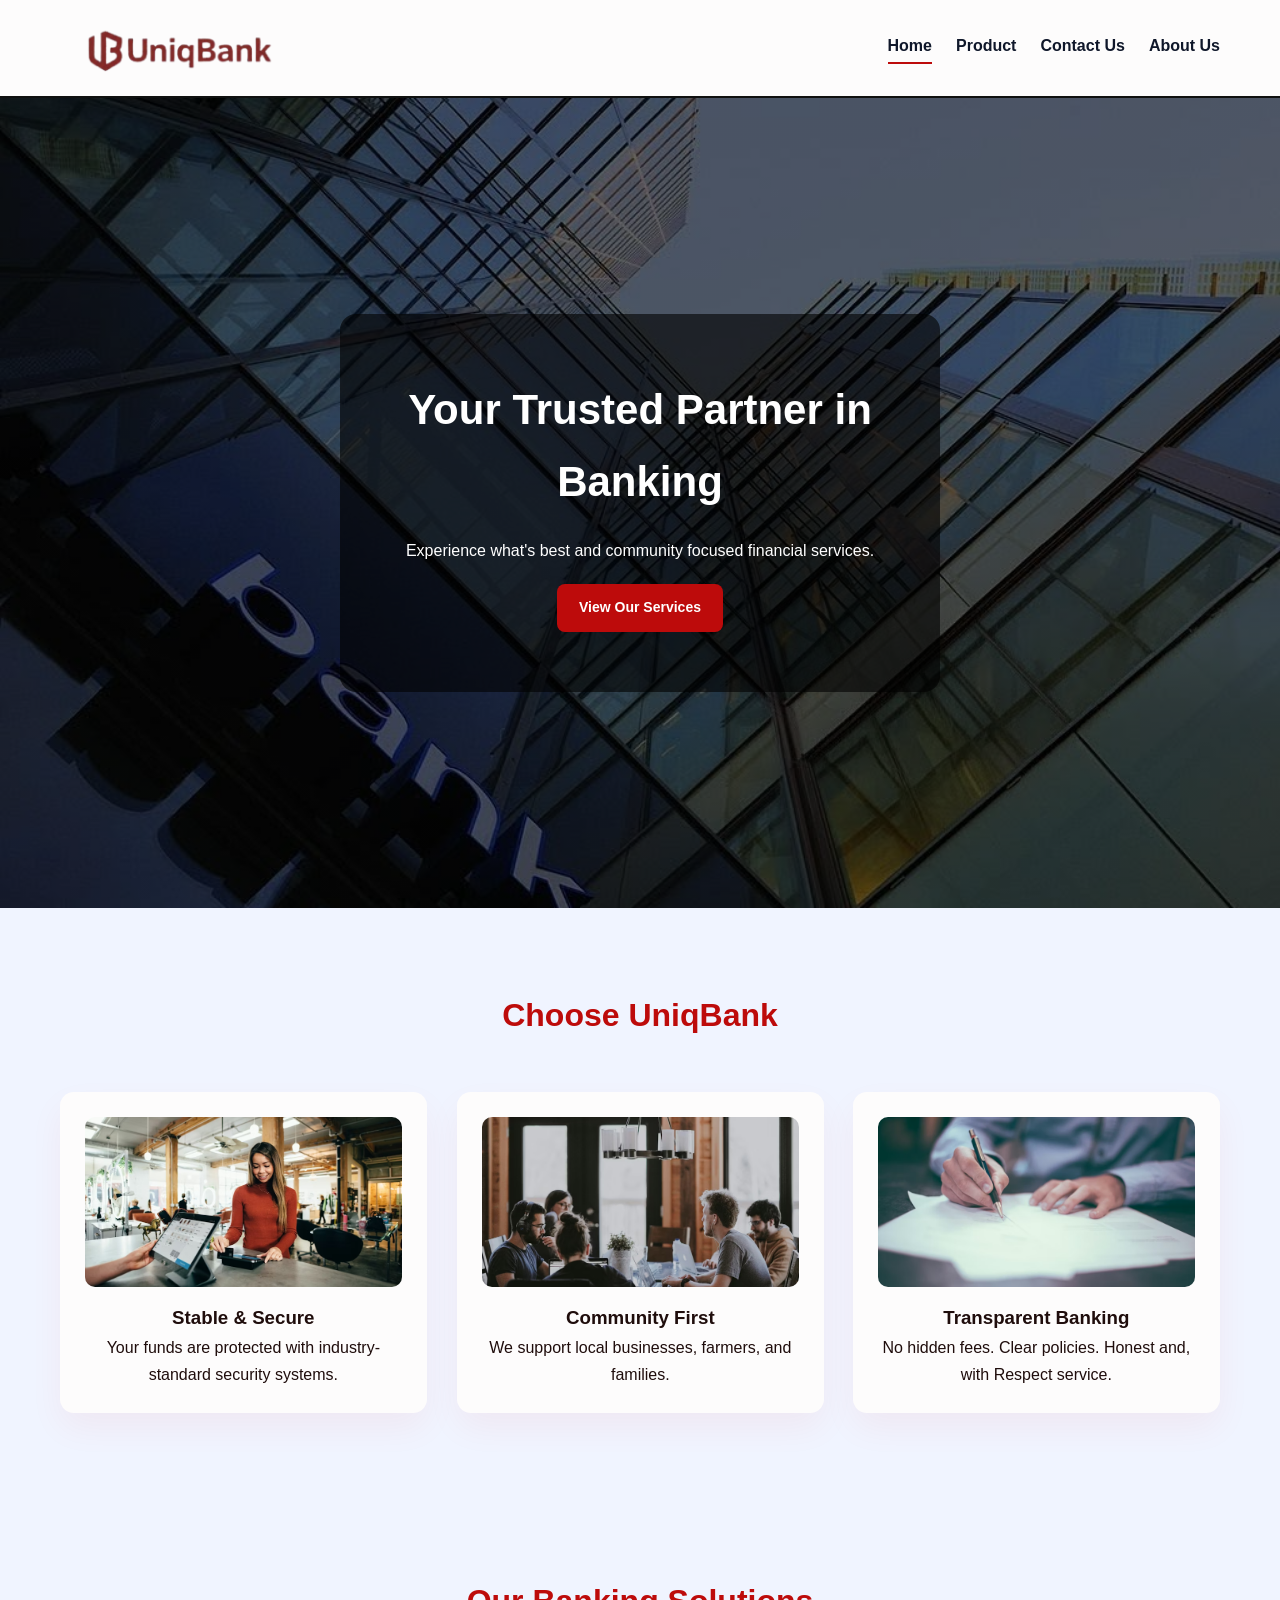
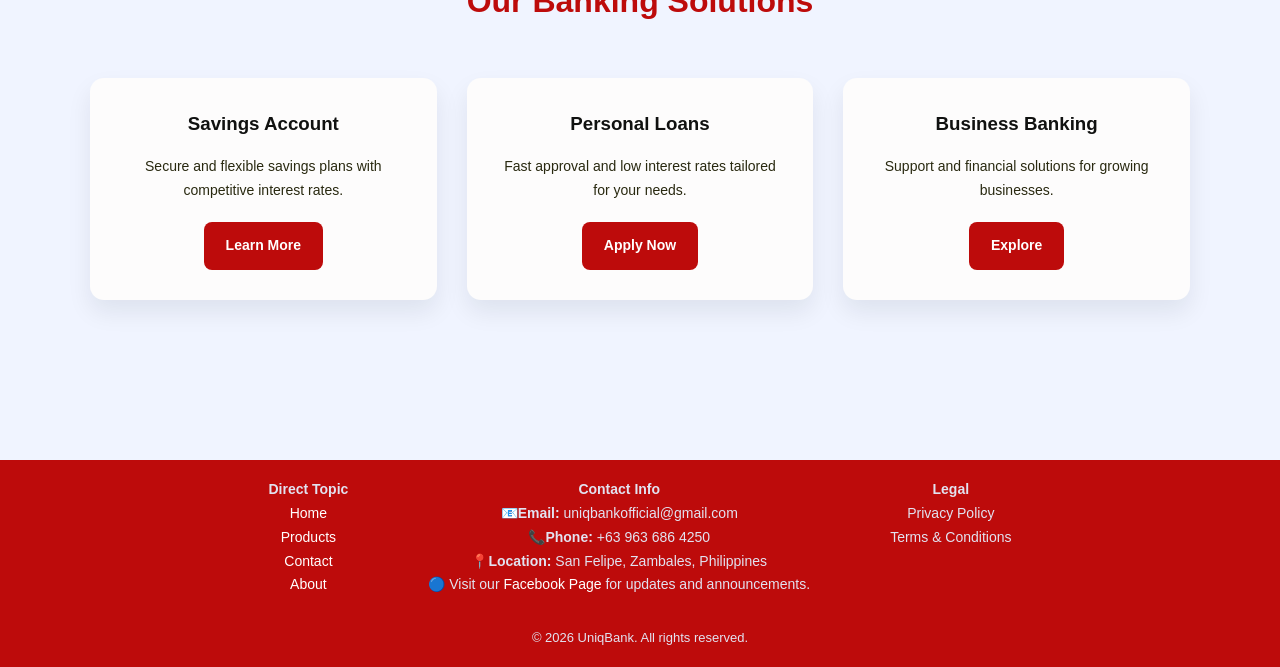
<file: index.html>
<!DOCTYPE html>
<html lang="en">
<head>
<meta charset="UTF-8">
<meta name="viewport" content="width=device-width, initial-scale=1.0">
<title>UniqBank | Trusted Community Banking</title>
<link rel="stylesheet" href="style.css">
<link rel="icon" type="image/png" href="Sitelogo.png">
</head>

<body>

<header class="navbar">
    <div class="logo">
        <img src="logo.png" class="logo-img" alt="UniqBank Logo">
    </div>

    <nav>
      <a href="index.html" class="active">Home</a>
      <a href="product.html">Product</a>
      <a href="contact.html">Contact Us</a>
      <a href="about.html">About Us</a>
    </nav>
</header>

<section class="hero">
    <div class="hero-overlay">
        <h1>Your Trusted Partner in Banking</h1>
        <p>Experience what's best and community focused financial services.</p>
        <a href="product.html" class="btn">View Our Services</a>
    </div>
</section>

<section class="why-section">
    <h2>Choose UniqBank</h2>

    <div class="why-grid">

        <div class="why-card">
            <img src="Stable & Secure.png" alt="">
            <h3>Stable & Secure</h3>
            <p>Your funds are protected with industry-standard security systems.</p>
        </div>

        <div class="why-card">
            <img src="Community First.png" alt="">
            <h3>Community First</h3>
            <p>We support local businesses, farmers, and families.</p>
        </div>

        <div class="why-card">
            <img src="Transparent Banking.png" alt="">
            <h3>Transparent Banking</h3>
            <p>No hidden fees. Clear policies. Honest and, with Respect service.</p>
        </div>
    </div>
</section>

<section class="services-preview">
  <h2>Our Banking Solutions</h2>

  <div class="services-grid">
    
    <div class="service-card">
      <h3>Savings Account</h3>
      <p>Secure and flexible savings plans with competitive interest rates.</p>
      <a href="product.html" class="btn">Learn More</a>
    </div>

    <div class="service-card">
      <h3>Personal Loans</h3>
      <p>Fast approval and low interest rates tailored for your needs.</p>
      <a href="product.html" class="btn">Apply Now</a>
    </div>

    <div class="service-card">
      <h3>Business Banking</h3>
      <p>Support and financial solutions for growing businesses.</p>
      <a href="product.html" class="btn">Explore</a>
    </div>

  </div>
</section>

<footer class="footer">
  <div class="footer-grid">
    <div>
      <h4>Direct Topic</h4>
      <p><a href="index.html">Home</a></p>
      <p><a href="product.html">Products</a></p>
      <p><a href="contact.html">Contact</a></p>
      <p><a href="about.html">About</a></p>
    </div>

    <div>
      <h4>Contact Info</h4>
      <p><span class="icon">📧</span><strong>Email:</strong>&nbsp;uniqbankofficial@gmail.com</p>
    <p><span class="icon">📞</span><strong>Phone:</strong>&nbsp;+63 963 686 4250</p>
    <p><span class="icon">📍</span><strong>Location:</strong>&nbsp;San Felipe, Zambales, Philippines</p>

    <p>
        <span class="icon">🔵</span>
        Visit our 
        <a href="https://www.facebook.com/100044893489455/" target="_blank">
            Facebook Page
        </a>
        for updates and announcements.
    </p>
    </div>

    <div>
      <h4>Legal</h4>
      <p>Privacy Policy</p>
      <p>Terms & Conditions</p>
    </div>
  </div>

  <p class="copyright">© 2026 UniqBank. All rights reserved.</p>
</footer>

</body>
</html>
</file>
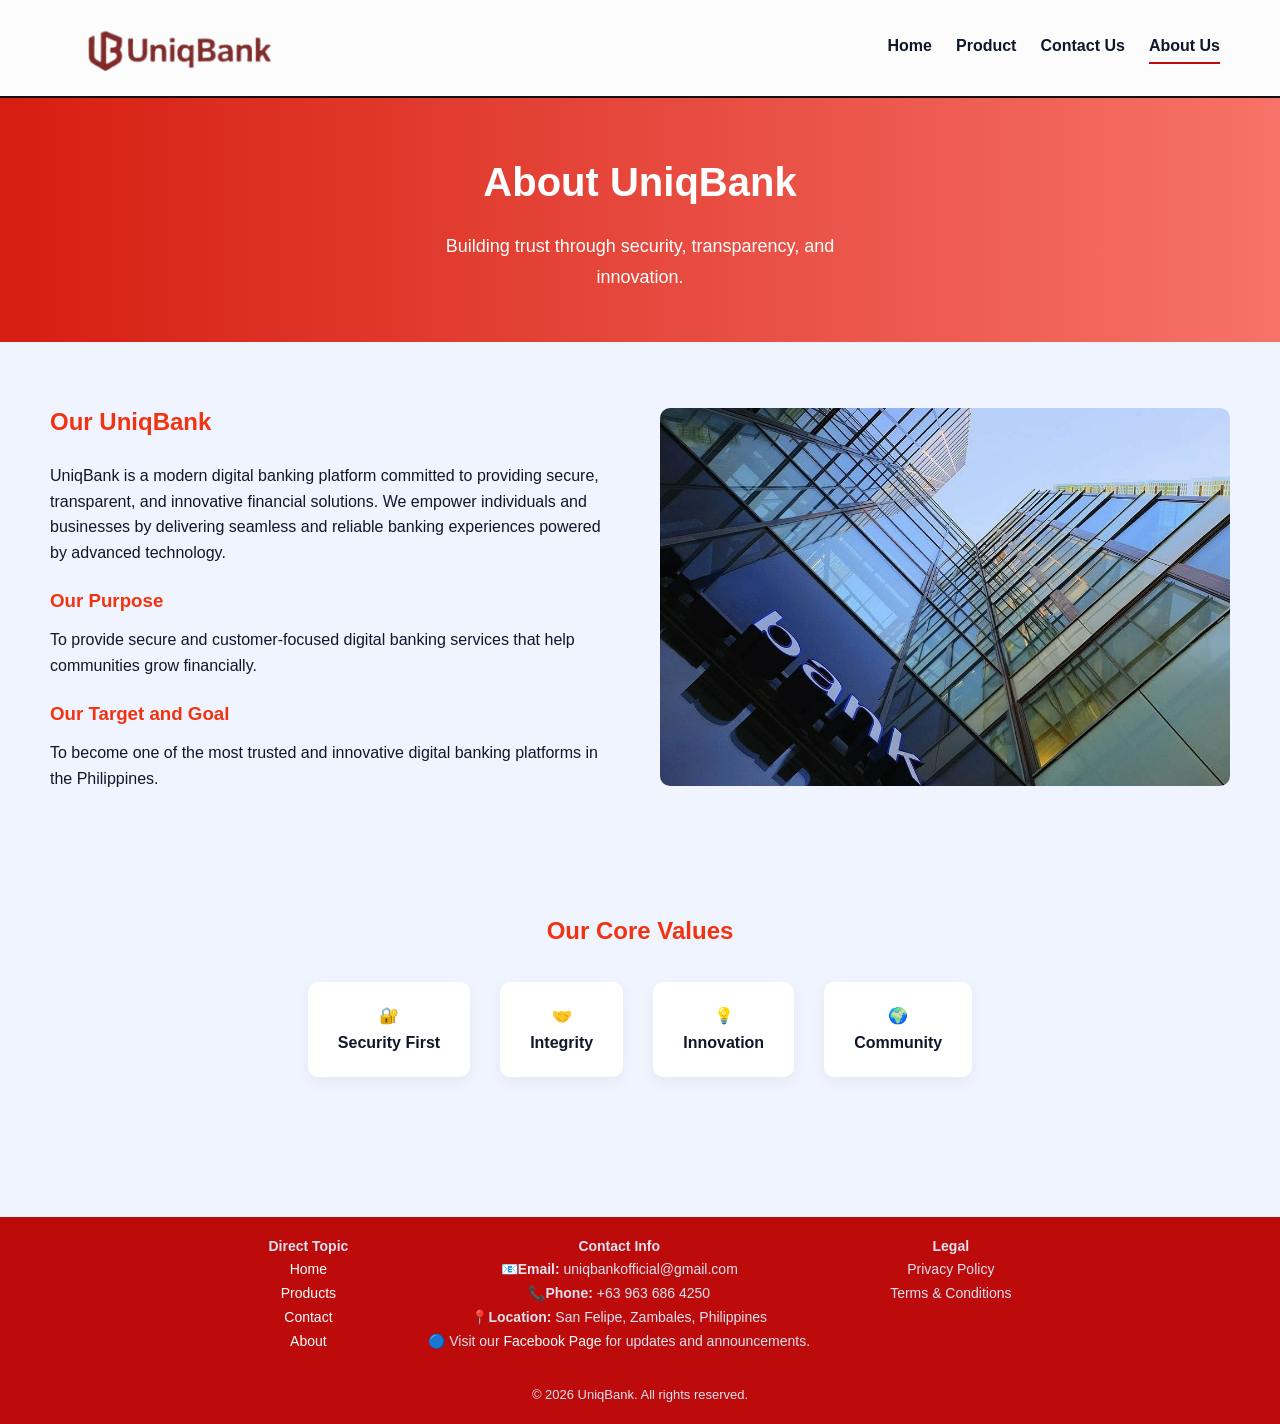
<file: about.html>
<!DOCTYPE html>
<html lang="en">
<head>
<meta charset="UTF-8">
<meta name="viewport" content="width=device-width, initial-scale=1.0">
<title>UniqBank | About Us</title>
<link rel="stylesheet" href="style.css">
<link rel="icon" type="image/png" href="Sitelogo.png">
</head>

<body class="about-page">
    
<header class="navbar">
    <div class="logo">
        <img src="logo.png" class="logo-img" alt="UniqBank Logo">
    </div>

    <nav>
      <a href="index.html">Home</a>
      <a href="product.html">Product</a>
      <a href="contact.html">Contact Us</a>
      <a href="about.html" class="active">About Us</a>
    </nav>
</header>

<section class="about-hero">
    <center><h1>About UniqBank</h1>
    <p>Building trust through security, transparency, and innovation.</p></center>
</section>

<section class="about-container">
    <div class="about-text">
        <h2>Our UniqBank</h2>
        <p>
            UniqBank is a modern digital banking platform committed to providing 
            secure, transparent, and innovative financial solutions. We empower 
            individuals and businesses by delivering seamless and reliable banking 
            experiences powered by advanced technology.
        </p>

        <h3>Our Purpose</h3>
        <p>
            To provide secure and customer-focused digital banking services 
            that help communities grow financially.
        </p>

        <h3>Our Target and Goal</h3>
        <p>
            To become one of the most trusted and innovative digital banking 
            platforms in the Philippines.
        </p>
    </div>

    <div class="about-image">
        <img src="abus.jpg" alt="UniqBank Office">
    </div>
</section>

<section class="values">
    <h2>Our Core Values</h2>
    <div class="value-box">
        <div>🔐 <h4>Security First</h4></div>
        <div>🤝 <h4>Integrity</h4></div>
        <div>💡 <h4>Innovation</h4></div>
        <div>🌍 <h4>Community</h4></div>
    </div>
</section>

<footer class="footer">
  <div class="footer-grid">
    <div>
      <h4>Direct Topic</h4>
      <p><a href="index.html">Home</a></p>
      <p><a href="product.html">Products</a></p>
      <p><a href="contact.html">Contact</a></p>
      <p><a href="about.html">About</a></p>
    </div>

    <div>
      <h4>Contact Info</h4>
      <p><span class="icon">📧</span><strong>Email:</strong>&nbsp;uniqbankofficial@gmail.com</p>
    <p><span class="icon">📞</span><strong>Phone:</strong>&nbsp;+63 963 686 4250</p>
    <p><span class="icon">📍</span><strong>Location:</strong>&nbsp;San Felipe, Zambales, Philippines</p>

    <p>
        <span class="icon">🔵</span>
        Visit our 
        <a href="https://www.facebook.com/100044893489455/" target="_blank">
            Facebook Page
        </a>
        for updates and announcements.
    </p>
    </div>

    <div>
      <h4>Legal</h4>
      <p>Privacy Policy</p>
      <p>Terms & Conditions</p>
    </div>
  </div>

  <p class="copyright">© 2026 UniqBank. All rights reserved.</p>
</footer>

</body>
</html>
</file>
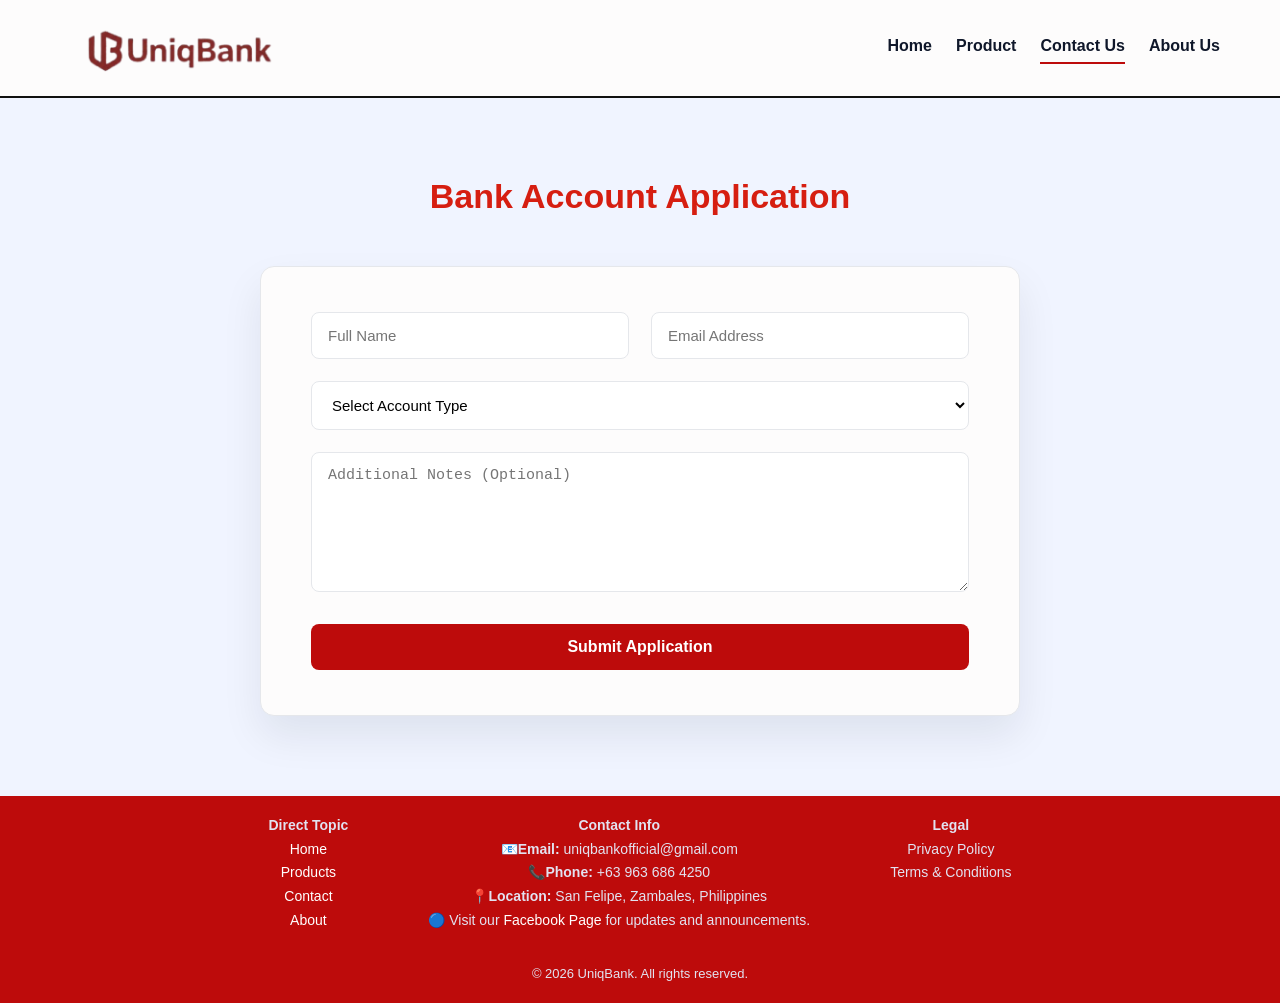
<file: contact-accounts.html>
<!DOCTYPE html>
<html lang="en">
<head>
<meta charset="UTF-8">
<meta name="viewport" content="width=device-width, initial-scale=1.0">
<title>Bank Account Application</title>
<link rel="stylesheet" href="style.css">
<link rel="icon" type="image/png" href="Sitelogo.png">
</head>
<body>

<header class="navbar">
 <div class="logo">
        <img src="logo.png" class="logo-img" alt="UniqBank Logo">
    </div>

    <nav>
      <a href="index.html">Home</a>
      <a href="product.html">Product</a>
      <a href="contact.html" class="active">Contact Us</a> 
      <a href="about.html">About Us</a>
    </nav>
</header>

<section class="content">
<h2>Bank Account Application</h2>

<form class="contact-form" action="success.html">
<input type="text" placeholder="Full Name" required>
<input type="email" placeholder="Email Address" required>

<select required>
<option value="">Select Account Type</option>
<option>Savings Account</option>
<option>Checking Account</option>
</select>
<textarea placeholder="Additional Notes (Optional)"></textarea>
<button type="submit" class="btn">Submit Application</button>
</form>

</section>

<footer class="footer">
  <div class="footer-grid">
    <div>
      <h4>Direct Topic</h4>
      <p><a href="index.html">Home</a></p>
      <p><a href="product.html">Products</a></p>
      <p><a href="contact.html">Contact</a></p>
      <p><a href="about.html">About</a></p>
    </div>

    <div>
      <h4>Contact Info</h4>
      <p><span class="icon">📧</span><strong>Email:</strong>&nbsp;uniqbankofficial@gmail.com</p>
    <p><span class="icon">📞</span><strong>Phone:</strong>&nbsp;+63 963 686 4250</p>
    <p><span class="icon">📍</span><strong>Location:</strong>&nbsp;San Felipe, Zambales, Philippines</p>

    <p>
        <span class="icon">🔵</span>
        Visit our 
        <a href="https://www.facebook.com/100044893489455/" target="_blank">
            Facebook Page
        </a>
        for updates and announcements.
    </p>
    </div>

    <div>
      <h4>Legal</h4>
      <p>Privacy Policy</p>
      <p>Terms & Conditions</p>
    </div>
  </div>

  <p class="copyright">© 2026 UniqBank. All rights reserved.</p>
</footer>

</body>
</html>
</file>
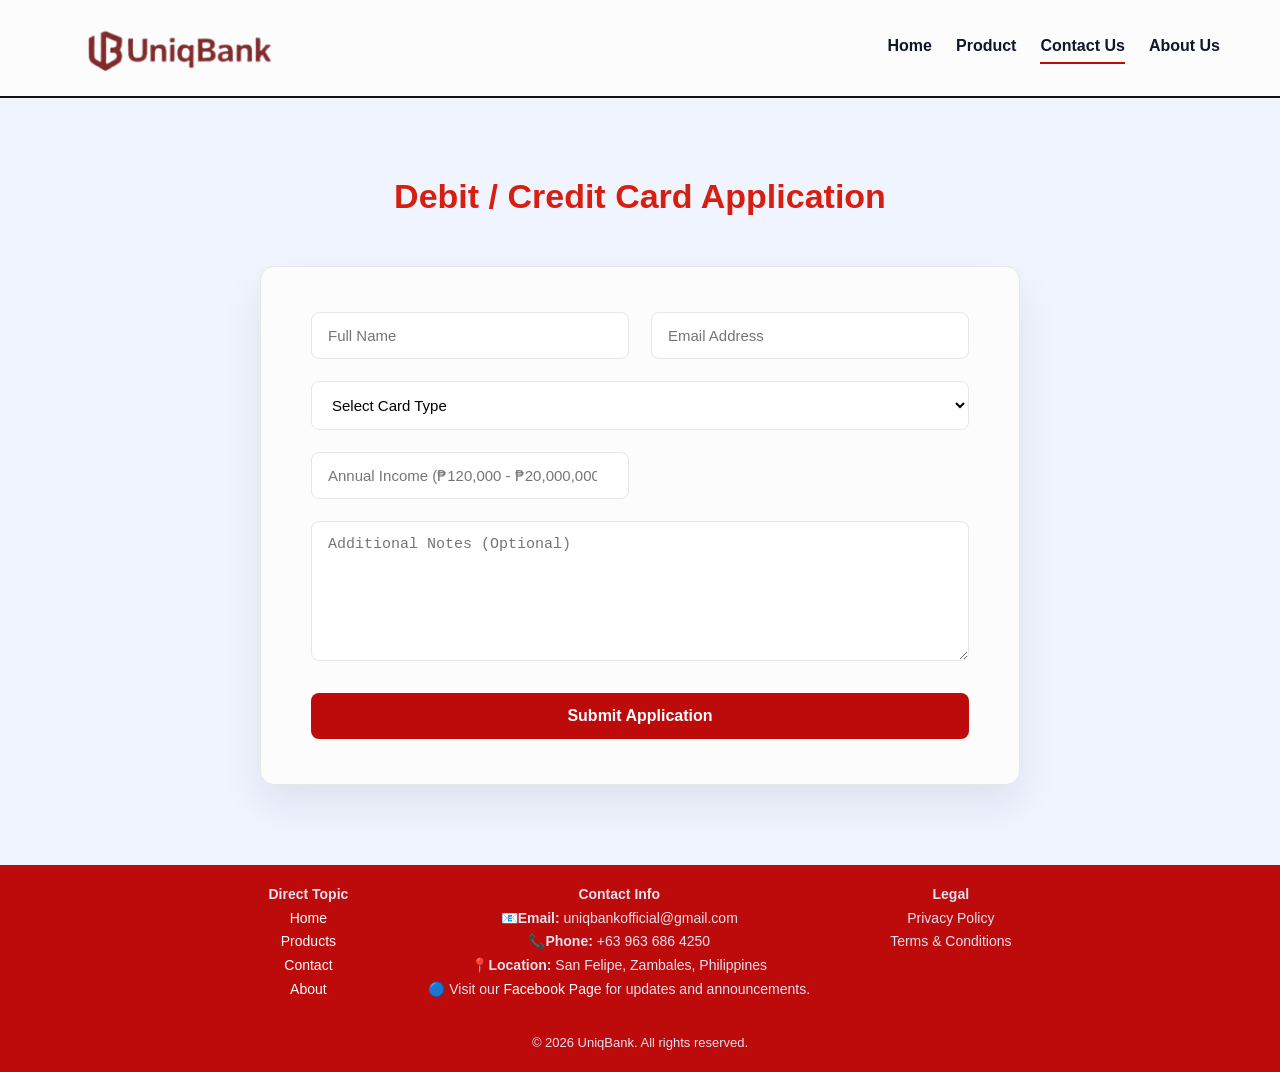
<file: contact-cards.html>
<!DOCTYPE html>
<html>
<head>
<meta charset="UTF-8">
<title>Card Application</title>
<link rel="stylesheet" href="style.css">
<link rel="icon" type="image/png" href="Sitelogo.png">
</head>
<body>

<header class="navbar">
 <div class="logo">
        <img src="logo.png" class="logo-img" alt="UniqBank Logo">
    </div>

    <nav>
      <a href="index.html">Home</a>
      <a href="product.html">Product</a>
      <a href="contact.html" class="active">Contact Us</a>
      <a href="about.html">About Us</a>
    </nav>
</header>

<section class="content">
<h2>Debit / Credit Card Application</h2>

<form class="contact-form" action="success.html">
<input type="text" placeholder="Full Name" required>
<input type="email" placeholder="Email Address" required>

<select required>
<option value="">Select Card Type</option>
<option>Visa</option>
<option>Mastercard</option>
</select>

<input type="number" placeholder="Annual Income (₱120,000 - ₱20,000,000)" min="120000" max="20000000" required>
<textarea placeholder="Additional Notes (Optional)"></textarea>
<button type="submit" class="btn">Submit Application</button>
</form>

</section>

<footer class="footer">
  <div class="footer-grid">
    <div>
      <h4>Direct Topic</h4>
      <p><a href="index.html">Home</a></p>
      <p><a href="product.html">Products</a></p>
      <p><a href="contact.html">Contact</a></p>
      <p><a href="about.html">About</a></p>
    </div>

    <div>
      <h4>Contact Info</h4>
      <p><span class="icon">📧</span><strong>Email:</strong>&nbsp;uniqbankofficial@gmail.com</p>
    <p><span class="icon">📞</span><strong>Phone:</strong>&nbsp;+63 963 686 4250</p>
    <p><span class="icon">📍</span><strong>Location:</strong>&nbsp;San Felipe, Zambales, Philippines</p>

    <p>
        <span class="icon">🔵</span>
        Visit our 
        <a href="https://www.facebook.com/100044893489455/" target="_blank">
            Facebook Page
        </a>
        for updates and announcements.
    </p>
    </div>

    <div>
      <h4>Legal</h4>
      <p>Privacy Policy</p>
      <p>Terms & Conditions</p>
    </div>
  </div>

  <p class="copyright">© 2026 UniqBank. All rights reserved.</p>
</footer>

</body>
</html>
</file>
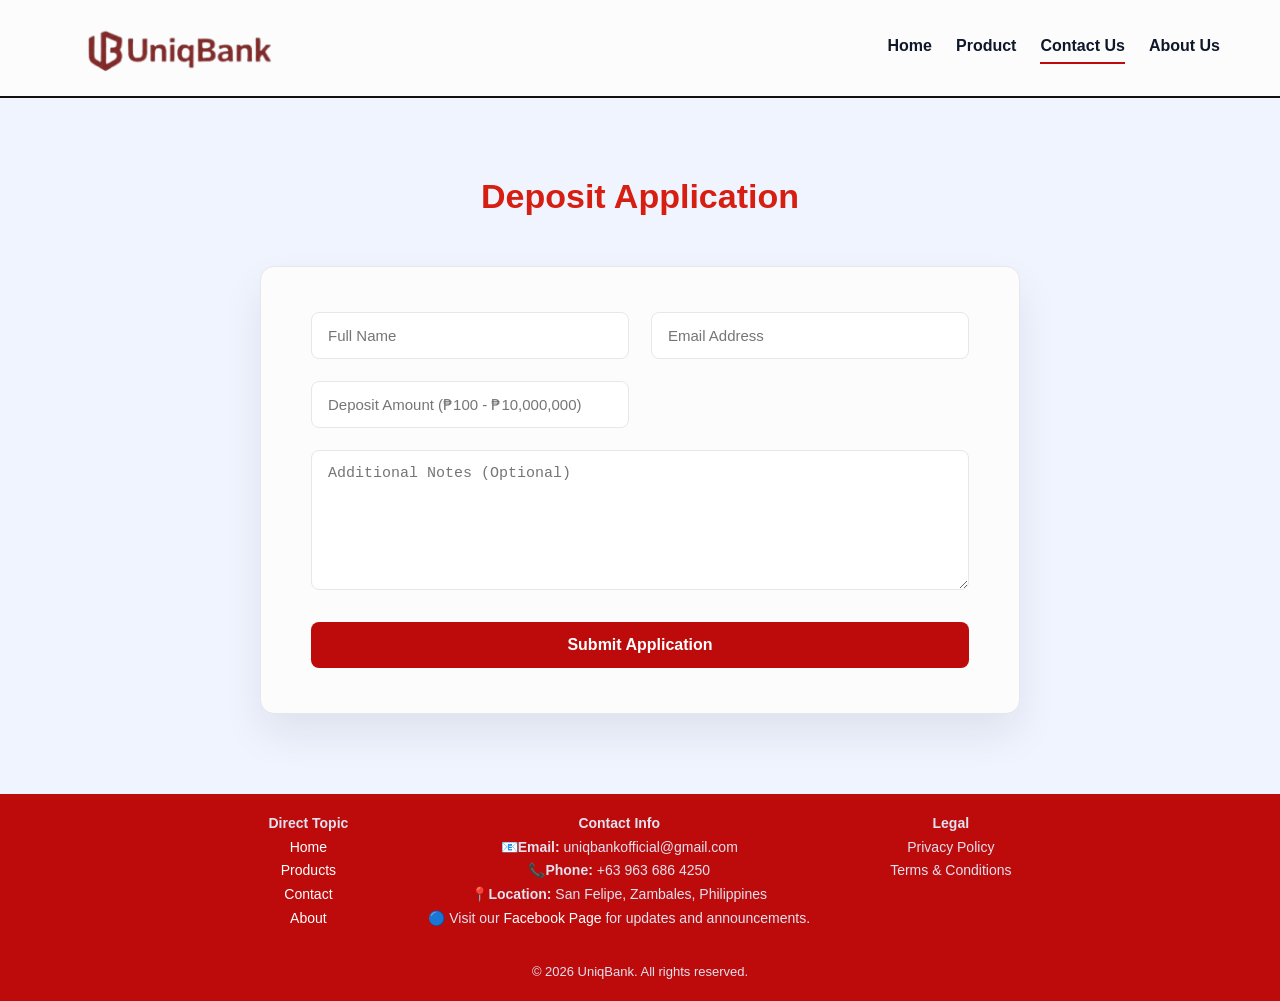
<file: contact-deposits.html>
<!DOCTYPE html>
<html>
<head>
<meta charset="UTF-8">
<title>Deposit Application</title>
<link rel="stylesheet" href="style.css">
<link rel="icon" type="image/png" href="Sitelogo.png">
</head>
<body>

<header class="navbar">
 <div class="logo">
        <img src="logo.png" class="logo-img" alt="UniqBank Logo">
    </div>

    <nav>
      <a href="index.html">Home</a>
      <a href="product.html">Product</a>
      <a href="contact.html" class="active">Contact Us</a>
      <a href="about.html">About Us</a>
    </nav>
</nav>
</header>

<section class="content">
<h2>Deposit Application</h2>

<form class="contact-form" action="success.html">
<input type="text" placeholder="Full Name" required>
<input type="email" placeholder="Email Address" required>
<input type="number" placeholder="Deposit Amount (₱100 - ₱10,000,000)" min="100" max="10000000" required>
<textarea placeholder="Additional Notes (Optional)"></textarea>
<button type="submit" class="btn">Submit Application</button>
</form>

</section>

<footer class="footer">
  <div class="footer-grid">
    <div>
      <h4>Direct Topic</h4>
      <p><a href="index.html">Home</a></p>
      <p><a href="product.html">Products</a></p>
      <p><a href="contact.html">Contact</a></p>
      <p><a href="about.html">About</a></p>
    </div>

    <div>
      <h4>Contact Info</h4>
      <p><span class="icon">📧</span><strong>Email:</strong>&nbsp;uniqbankofficial@gmail.com</p>
    <p><span class="icon">📞</span><strong>Phone:</strong>&nbsp;+63 963 686 4250</p>
    <p><span class="icon">📍</span><strong>Location:</strong>&nbsp;San Felipe, Zambales, Philippines</p>

    <p>
        <span class="icon">🔵</span>
        Visit our 
        <a href="https://www.facebook.com/100044893489455/" target="_blank">
            Facebook Page
        </a>
        for updates and announcements.
    </p>
    </div>

    <div>
      <h4>Legal</h4>
      <p>Privacy Policy</p>
      <p>Terms & Conditions</p>
    </div>
  </div>

  <p class="copyright">© 2026 UniqBank. All rights reserved.</p>
</footer>

</body>
</html>
</file>
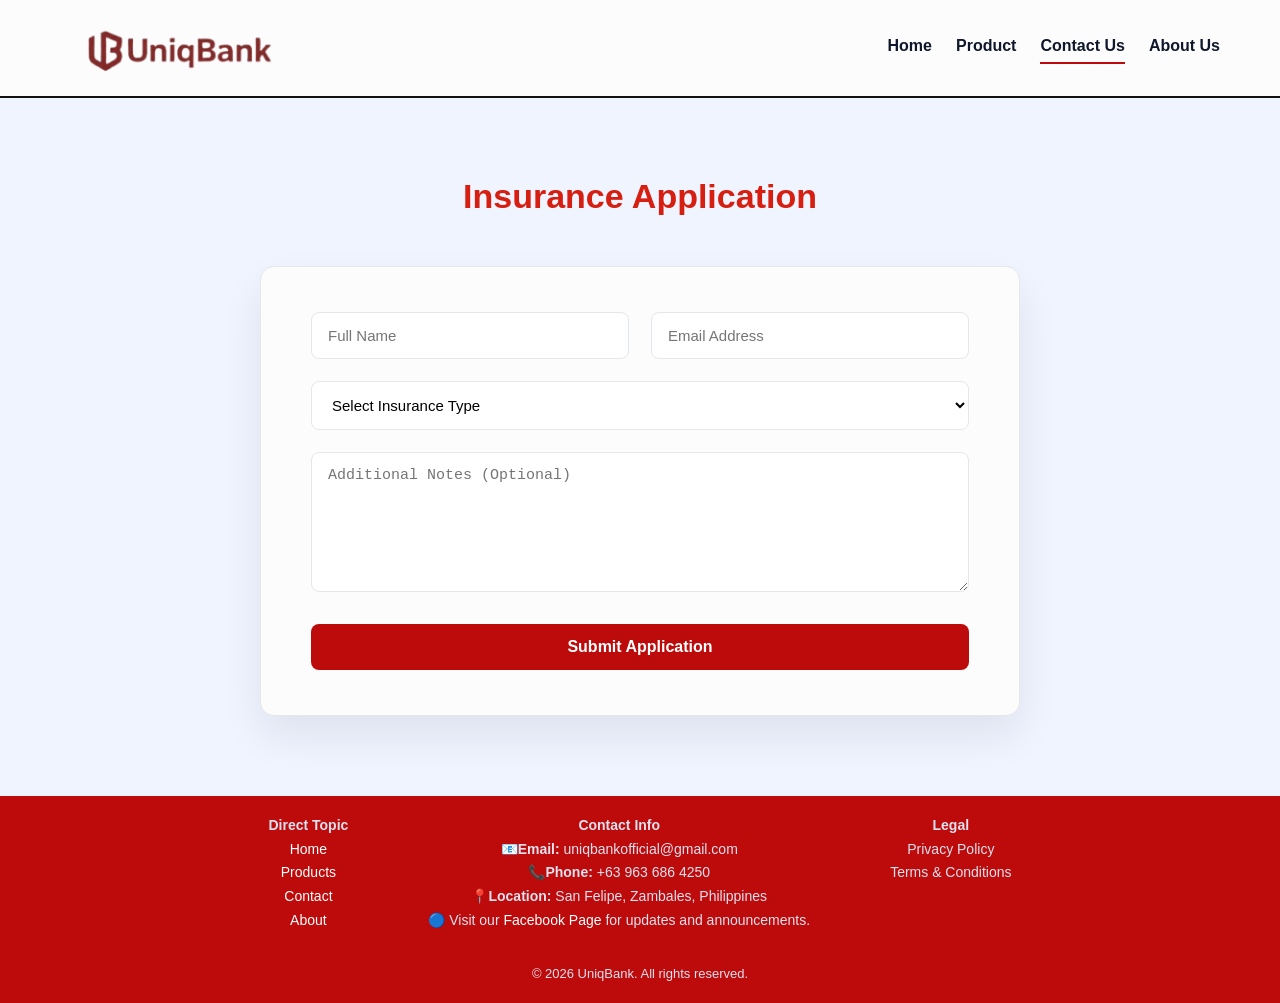
<file: contact-insurance.html>
<!DOCTYPE html>
<html>
<head>
<meta charset="UTF-8">
<title>Insurance Application</title>
<link rel="stylesheet" href="style.css">
<link rel="icon" type="image/png" href="Sitelogo.png">
</head>
<body>

<header class="navbar">
 <div class="logo">
        <img src="logo.png" class="logo-img" alt="UniqBank Logo">
    </div>

    <nav>
      <a href="index.html">Home</a>
      <a href="product.html">Product</a>
      <a href="contact.html" class="active">Contact Us</a>
      <a href="about.html">About Us</a>
    </nav>
</header>

<section class="content">
<h2>Insurance Application</h2>

<form class="contact-form" action="success.html">
<input type="text" placeholder="Full Name" required>
<input type="email" placeholder="Email Address" required>
<select required>
<option value="">Select Insurance Type</option>
<option>Life Insurance</option>
<option>Property Insurance</option>
</select>
<textarea placeholder="Additional Notes (Optional)"></textarea>
<button type="submit" class="btn">Submit Application</button>
</form>

</section>
      
<footer class="footer">
  <div class="footer-grid">
    <div>
      <h4>Direct Topic</h4>
      <p><a href="index.html">Home</a></p>
      <p><a href="product.html">Products</a></p>
      <p><a href="contact.html">Contact</a></p>
      <p><a href="about.html">About</a></p>
    </div>

    <div>
      <h4>Contact Info</h4>
      <p><span class="icon">📧</span><strong>Email:</strong>&nbsp;uniqbankofficial@gmail.com</p>
    <p><span class="icon">📞</span><strong>Phone:</strong>&nbsp;+63 963 686 4250</p>
    <p><span class="icon">📍</span><strong>Location:</strong>&nbsp;San Felipe, Zambales, Philippines</p>

    <p>
        <span class="icon">🔵</span>
        Visit our 
        <a href="https://www.facebook.com/100044893489455/" target="_blank">
            Facebook Page
        </a>
        for updates and announcements.
    </p>
    </div>

    <div>
      <h4>Legal</h4>
      <p>Privacy Policy</p>
      <p>Terms & Conditions</p>
    </div>
  </div>

  <p class="copyright">© 2026 UniqBank. All rights reserved.</p>
</footer>

</body>
</html>
</file>
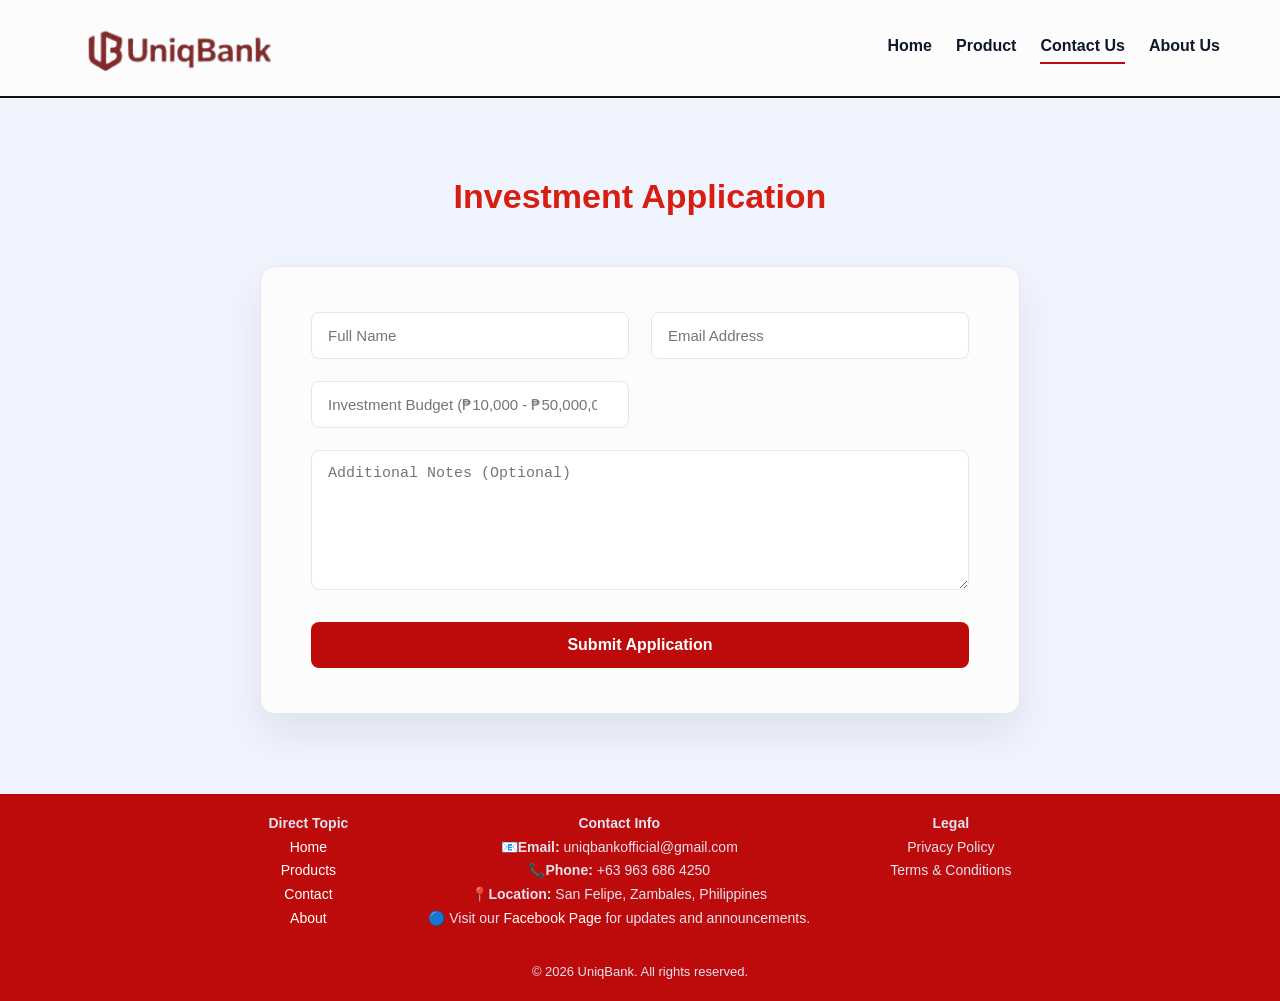
<file: contact-investments.html>
<!DOCTYPE html>
<html>
<head>
<meta charset="UTF-8">
<title>Investment Application</title>
<link rel="stylesheet" href="style.css">
<link rel="icon" type="image/png" href="Sitelogo.png">
</head>
<body>

<header class="navbar">
 <div class="logo">
        <img src="logo.png" class="logo-img" alt="UniqBank Logo">
    </div>

    <nav>
      <a href="index.html">Home</a>
      <a href="product.html">Product</a>
      <a href="contact.html" class="active">Contact Us</a>
      <a href="about.html">About Us</a>
    </nav>
</nav>
</header>

<section class="content">
<h2>Investment Application</h2>

<form class="contact-form" action="success.html">
<input type="text" placeholder="Full Name" required>
<input type="email" placeholder="Email Address" required>
<input type="number" placeholder="Investment Budget (₱10,000 - ₱50,000,000)" min="10000" max="50000000" required>
<textarea placeholder="Additional Notes (Optional)"></textarea>
<button type="submit" class="btn">Submit Application</button>
</form>

</section>

<footer class="footer">
  <div class="footer-grid">
    <div>
      <h4>Direct Topic</h4>
      <p><a href="index.html">Home</a></p>
      <p><a href="product.html">Products</a></p>
      <p><a href="contact.html">Contact</a></p>
      <p><a href="about.html">About</a></p>
    </div>

    <div>
      <h4>Contact Info</h4>
      <p><span class="icon">📧</span><strong>Email:</strong>&nbsp;uniqbankofficial@gmail.com</p>
    <p><span class="icon">📞</span><strong>Phone:</strong>&nbsp;+63 963 686 4250</p>
    <p><span class="icon">📍</span><strong>Location:</strong>&nbsp;San Felipe, Zambales, Philippines</p>

    <p>
        <span class="icon">🔵</span>
        Visit our 
        <a href="https://www.facebook.com/100044893489455/" target="_blank">
            Facebook Page
        </a>
        for updates and announcements.
    </p>
    </div>

    <div>
      <h4>Legal</h4>
      <p>Privacy Policy</p>
      <p>Terms & Conditions</p>
    </div>
  </div>

  <p class="copyright">© 2026 UniqBank. All rights reserved.</p>
</footer>

</body>
</html>
</file>
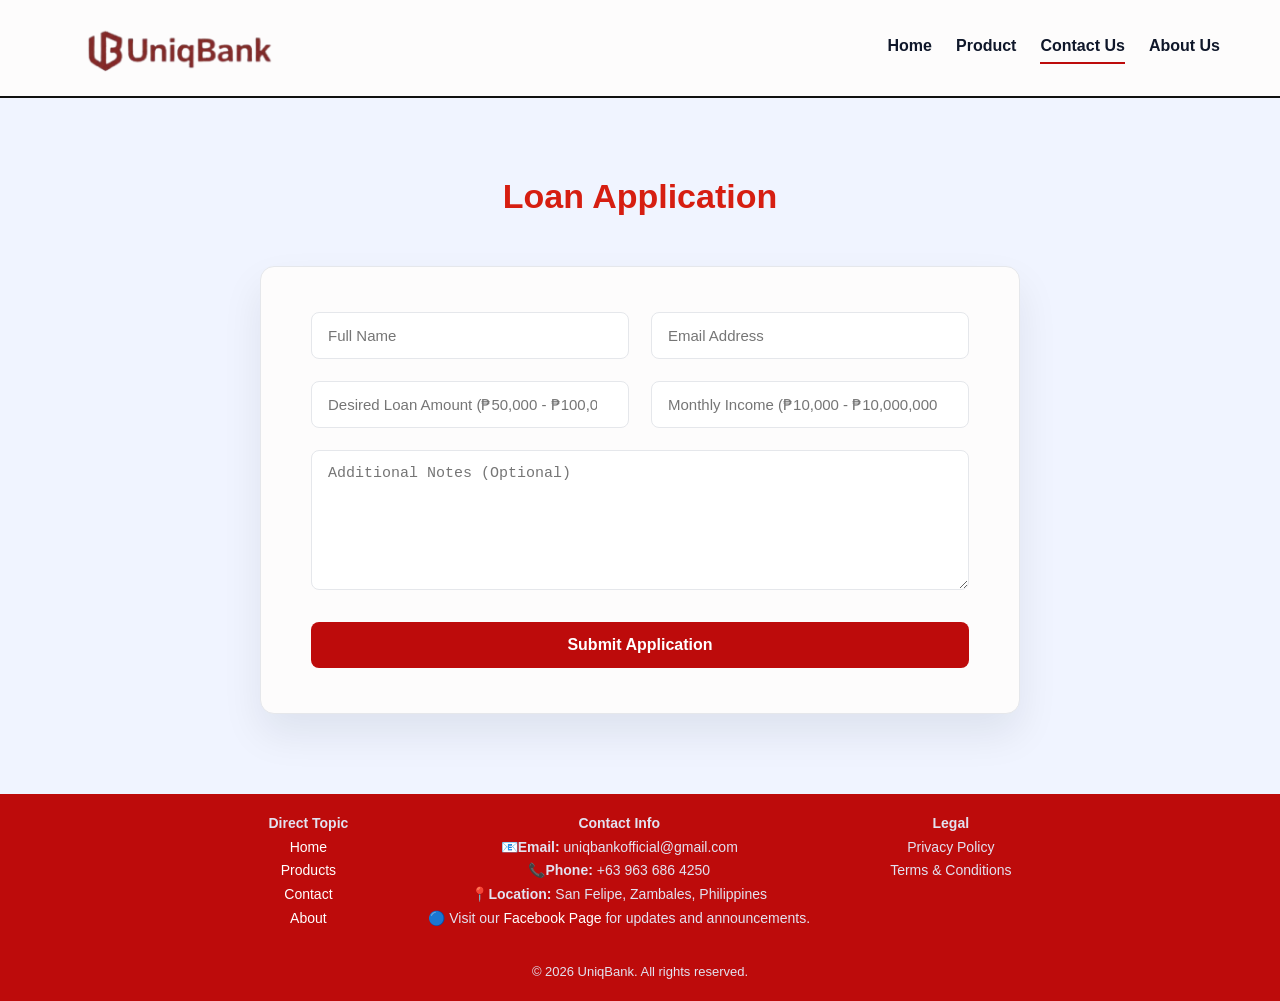
<file: contact-loans.html>
<!DOCTYPE html>
<html>
<head>
<meta charset="UTF-8">
<title>Loan Application</title>
<link rel="stylesheet" href="style.css">
<link rel="icon" type="image/png" href="Sitelogo.png">
</head>
<body>

<header class="navbar">
 <div class="logo">
        <img src="logo.png" class="logo-img" alt="UniqBank Logo">
    </div>

    <nav>
      <a href="index.html">Home</a>
      <a href="product.html">Product</a>
      <a href="contact.html" class="active">Contact Us</a>
      <a href="about.html">About Us</a>
    </nav>
</nav>
</header>

<section class="content">
<h2>Loan Application</h2>

<form class="contact-form" action="success.html">
<input type="text" placeholder="Full Name" required>
<input type="email" placeholder="Email Address" required>
<input type="number" placeholder="Desired Loan Amount (₱50,000 - ₱100,000,000)" min="50000" max="100000000" required>
<input type="number" placeholder="Monthly Income (₱10,000 - ₱10,000,000)" min="10000" max="10000000" required>
<textarea placeholder="Additional Notes (Optional)"></textarea>
<button type="submit" class="btn">Submit Application</button>
</form>

</section>

<footer class="footer">
  <div class="footer-grid">
    <div>
      <h4>Direct Topic</h4>
      <p><a href="index.html">Home</a></p>
      <p><a href="product.html">Products</a></p>
      <p><a href="contact.html">Contact</a></p>
      <p><a href="about.html">About</a></p>
    </div>

    <div>
      <h4>Contact Info</h4>
      <p><span class="icon">📧</span><strong>Email:</strong>&nbsp;uniqbankofficial@gmail.com</p>
    <p><span class="icon">📞</span><strong>Phone:</strong>&nbsp;+63 963 686 4250</p>
    <p><span class="icon">📍</span><strong>Location:</strong>&nbsp;San Felipe, Zambales, Philippines</p>

    <p>
        <span class="icon">🔵</span>
        Visit our 
        <a href="https://www.facebook.com/100044893489455/" target="_blank">
            Facebook Page
        </a>
        for updates and announcements.
    </p>
    </div>

    <div>
      <h4>Legal</h4>
      <p>Privacy Policy</p>
      <p>Terms & Conditions</p>
    </div>
  </div>

  <p class="copyright">© 2026 UniqBank. All rights reserved.</p>
</footer>

</body>
</html>
</file>
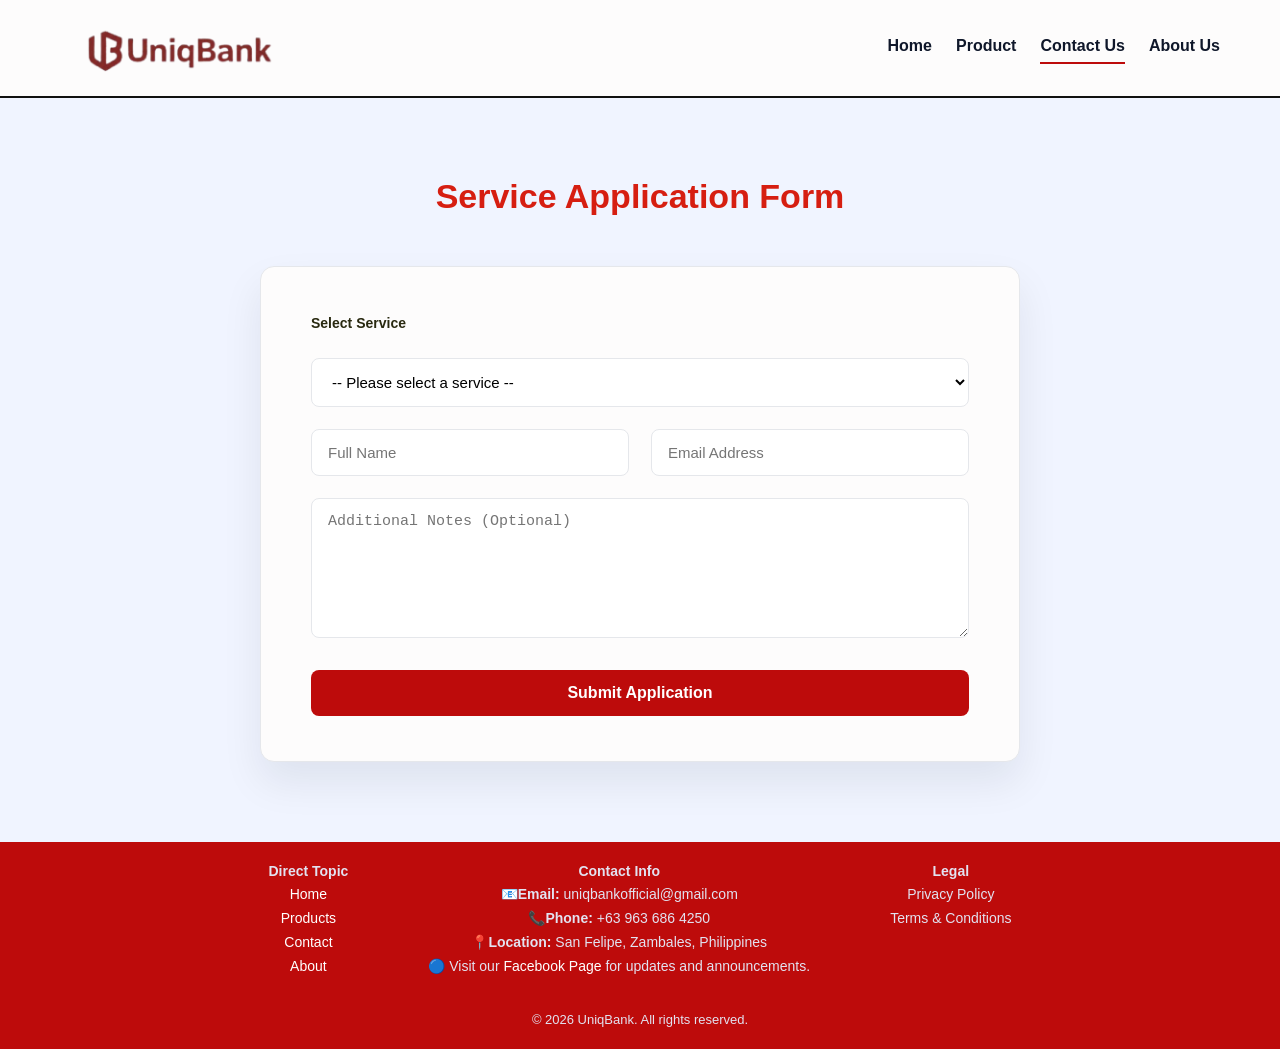
<file: contact.html>
<!DOCTYPE html>
<html lang="en">
<head>
<meta charset="UTF-8">
<meta name="viewport" content="width=device-width, initial-scale=1.0">
<title>UniqBank | Contact</title>
<link rel="stylesheet" href="style.css">
<link rel="icon" type="image/png" href="Sitelogo.png">
</head>

<body>

<header class="navbar">
    <div class="logo">
        <img src="logo.png" class="logo-img" alt="UniqBank Logo">
    </div>

    <nav>
      <a href="index.html">Home</a>
      <a href="product.html">Product</a>
      <a href="contact.html" class="active">Contact Us</a>
      <a href="about.html">About Us</a>
    </nav>
</header>

<section class="content">
<h2>Service Application Form</h2>

<form class="contact-form" action="success.html">

  <label>Select Service</label>

  <select required onchange="if(this.value) window.location.href=this.value;">
    <option value="">-- Please select a service --</option>
    <option value="product.html">Kindly visit the Product page to select a service</option>
  </select>

  <input type="text" placeholder="Full Name" required>
  <input type="email" placeholder="Email Address" required>

  <textarea placeholder="Additional Notes (Optional)"></textarea>

  <button type="submit" class="btn">Submit Application</button>

</form>

</section>


<footer class="footer">
  <div class="footer-grid">
    <div>
      <h4>Direct Topic</h4>
      <p><a href="index.html">Home</a></p>
      <p><a href="product.html">Products</a></p>
      <p><a href="contact.html">Contact</a></p>
      <p><a href="about.html">About</a></p>
    </div>

    <div>
      <h4>Contact Info</h4>
      <p><span class="icon">📧</span><strong>Email:</strong>&nbsp;uniqbankofficial@gmail.com</p>
    <p><span class="icon">📞</span><strong>Phone:</strong>&nbsp;+63 963 686 4250</p>
    <p><span class="icon">📍</span><strong>Location:</strong>&nbsp;San Felipe, Zambales, Philippines</p>

    <p>
        <span class="icon">🔵</span>
        Visit our 
        <a href="https://www.facebook.com/100044893489455/" target="_blank">
            Facebook Page
        </a>
        for updates and announcements.
    </p>
    </div>

    <div>
      <h4>Legal</h4>
      <p>Privacy Policy</p>
      <p>Terms & Conditions</p>
    </div>
  </div>

  <p class="copyright">© 2026 UniqBank. All rights reserved.</p>
</footer>

</body>
</html>
</file>
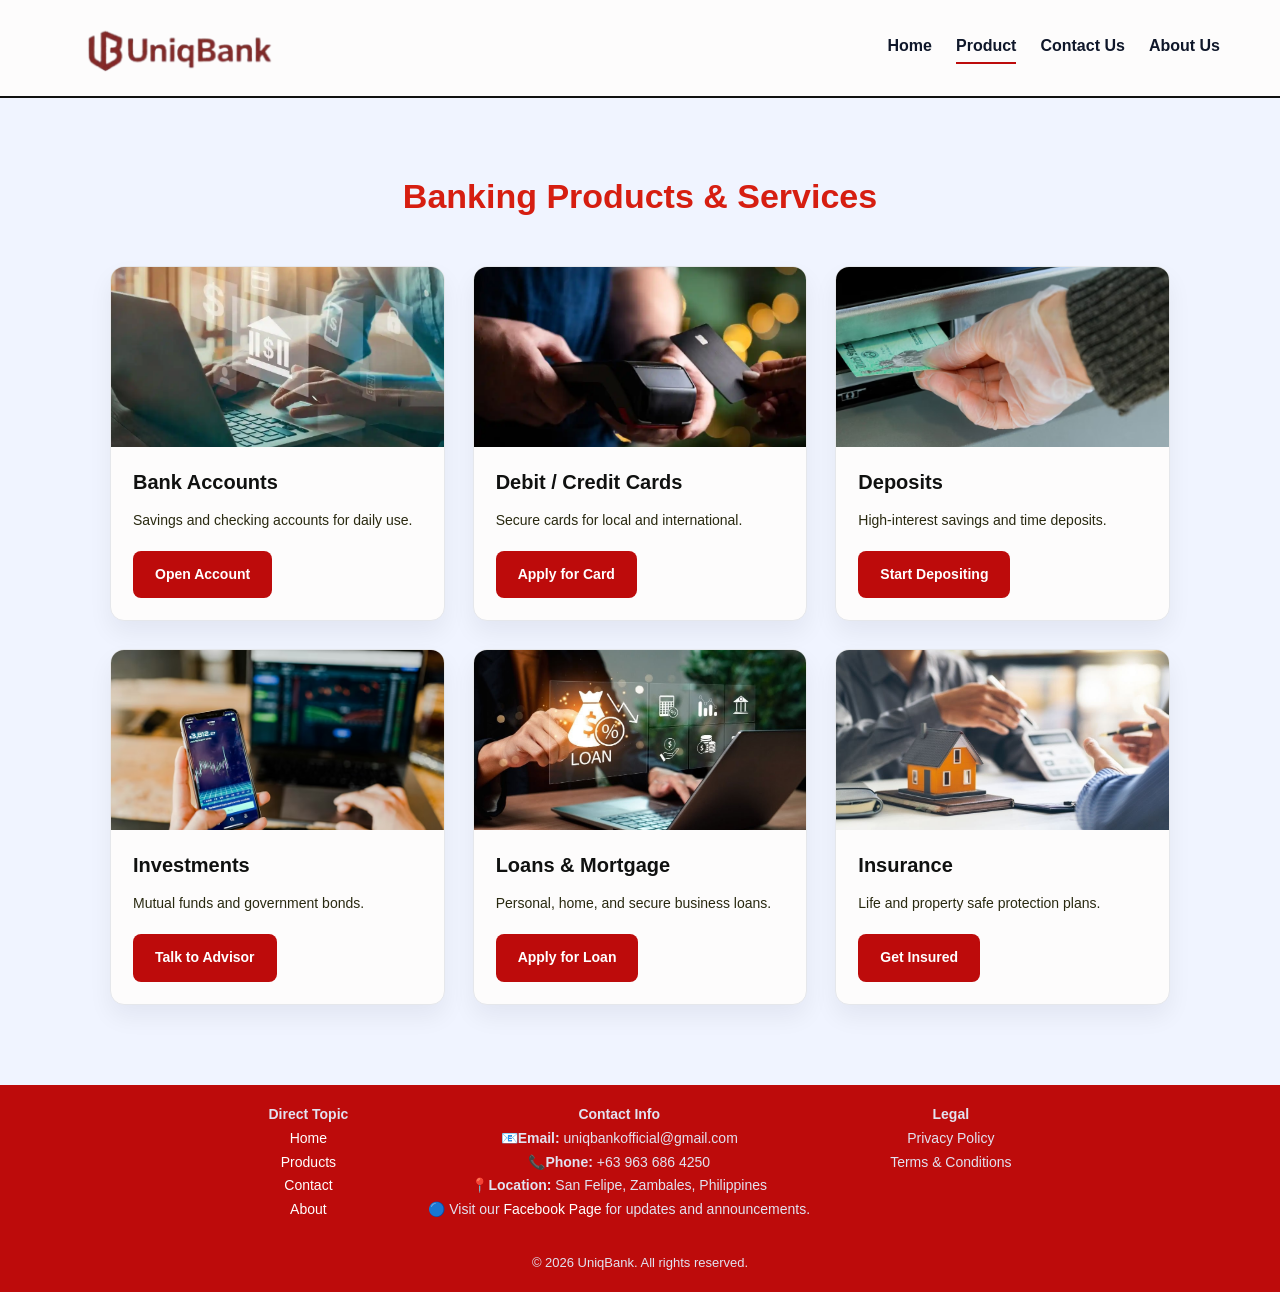
<file: product.html>
<!DOCTYPE html>
<html lang="en">
<head>
  <meta charset="UTF-8">
  <meta name="viewport" content="width=device-width, initial-scale=1.0">
  <title>UniqBank | Products</title>
  <link rel="stylesheet" href="style.css">
  <link rel="icon" type="image/png" href="Sitelogo.png">
</head>

<body>

<header class="navbar">
  <div class="logo">
    <img src="logo.png" class="logo-img" alt="UniqBank Logo">
  </div>

  <nav>
    <a href="index.html">Home</a>
    <a href="product.html" class="active">Product</a>
    <a href="contact.html">Contact Us</a>
    <a href="about.html">About Us</a>
  </nav>
</header>

<section class="content">
  <h2>Banking Products & Services</h2>

  <div class="product-grid">
    <div class="product-card">
       <img class="product-img" src="Bank Accounts.png" alt="Bank Accounts">
       <h3>Bank Accounts</h3>
      <p>Savings and checking accounts for daily use.</p>
      <a href="contact-accounts.html" class="btn">Open Account</a>
    </div>

    <div class="product-card">
      <img class="product-img" src="Credit Cards.png" alt="Debit / Credit Cards">
      <h3>Debit / Credit Cards</h3>
      <p>Secure cards for local and international.</p>
      <a href="contact-cards.html" class="btn">Apply for Card</a>
    </div>

    <div class="product-card">
      <img class="product-img" src="Deposits.png" alt="Deposits">
      <h3>Deposits</h3>
      <p>High-interest savings and time deposits.</p>
      <a href="contact-deposits.html" class="btn">Start Depositing</a>
    </div>

    <div class="product-card">
      <img class="product-img" src="Investments.png" alt="Investments">
      <h3>Investments</h3>
      <p>Mutual funds and government bonds.</p>
      <a href="contact-investments.html" class="btn">Talk to Advisor</a>
    </div>

    <div class="product-card">
      <img class="product-img" src="Loans & Mortgage.png" alt="Loans & Mortgage">
      <h3>Loans & Mortgage</h3>
      <p>Personal, home, and secure business loans.</p>
      <a href="contact-loans.html" class="btn">Apply for Loan</a>

    </div>

    <div class="product-card">
      <img class="product-img" src="Insurance.png" alt="Insurance">
      <h3>Insurance</h3>
      <p>Life and property safe protection plans.</p>
     <a href="contact-insurance.html" class="btn">Get Insured</a>
    </div>
  </div>
</section>

<footer class="footer">
  <div class="footer-grid">
    <div>
      <h4>Direct Topic</h4>
      <p><a href="index.html">Home</a></p>
      <p><a href="product.html">Products</a></p>
      <p><a href="contact.html">Contact</a></p>
      <p><a href="about.html">About</a></p>
    </div>

    <div>
      <h4>Contact Info</h4>
      <p><span class="icon">📧</span><strong>Email:</strong>&nbsp;uniqbankofficial@gmail.com</p>
    <p><span class="icon">📞</span><strong>Phone:</strong>&nbsp;+63 963 686 4250</p>
    <p><span class="icon">📍</span><strong>Location:</strong>&nbsp;San Felipe, Zambales, Philippines</p>

    <p>
        <span class="icon">🔵</span>
        Visit our 
        <a href="https://www.facebook.com/100044893489455/" target="_blank">
            Facebook Page
        </a>
        for updates and announcements.
    </p>
    </div>

    <div>
      <h4>Legal</h4>
      <p>Privacy Policy</p>
      <p>Terms & Conditions</p>
    </div>
  </div>

  <p class="copyright">© 2026 UniqBank. All rights reserved.</p>
</footer>

</body>
</html>
</file>
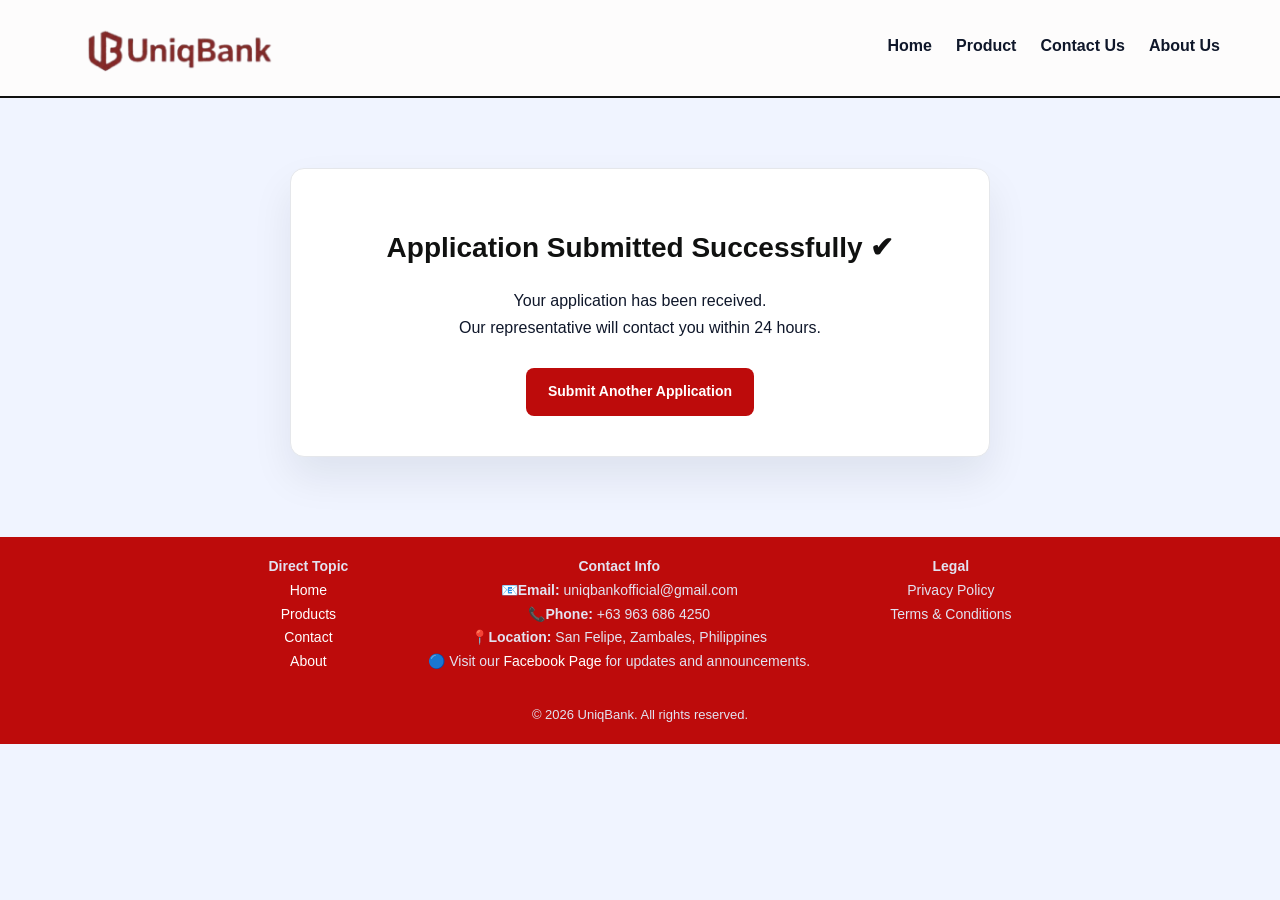
<file: success.html>
<!DOCTYPE html>
<html lang="en">
<head>
<meta charset="UTF-8">
<meta name="viewport" content="width=device-width, initial-scale=1.0">
<title>Application Submitted</title>
<link rel="stylesheet" href="style.css">
<link rel="icon" type="image/png" href="Sitelogo.png">
</head>

<body>

<header class="navbar">
    <div class="logo">
        <img src="logo.png" class="logo-img" alt="UniqBank Logo">
    </div>

    <nav>
      <a href="index.html">Home</a>
      <a href="product.html">Product</a>
      <a href="contact.html">Contact Us</a>
      <a href="about.html">About Us</a>
    </nav>
</header>

<section class="content">
    <div class="success-box" style="display:block;">
        <h2>Application Submitted Successfully ✔</h2>
        <p>Your application has been received.</p>
        <p>Our representative will contact you within 24 hours.</p>

        <br>
        <a href="contact.html" class="btn">Submit Another Application</a>
    </div>
</section>

<footer class="footer">
  <div class="footer-grid">
    <div>
      <h4>Direct Topic</h4>
      <p><a href="index.html">Home</a></p>
      <p><a href="product.html">Products</a></p>
      <p><a href="contact.html">Contact</a></p>
      <p><a href="about.html">About</a></p>
    </div>

    <div>
      <h4>Contact Info</h4>
      <p><span class="icon">📧</span><strong>Email:</strong>&nbsp;uniqbankofficial@gmail.com</p>
    <p><span class="icon">📞</span><strong>Phone:</strong>&nbsp;+63 963 686 4250</p>
    <p><span class="icon">📍</span><strong>Location:</strong>&nbsp;San Felipe, Zambales, Philippines</p>

    <p>
        <span class="icon">🔵</span>
        Visit our 
        <a href="https://www.facebook.com/100044893489455/" target="_blank">
            Facebook Page
        </a>
        for updates and announcements.
    </p>
    </div>

    <div>
      <h4>Legal</h4>
      <p>Privacy Policy</p>
      <p>Terms & Conditions</p>
    </div>
  </div>

  <p class="copyright">© 2026 UniqBank. All rights reserved.</p>
</footer>

</body>
</html>
</file>
<file: style.css>
html {
  scroll-behavior: smooth;
}

body {
  --primary: #101110;
  --accent: #bd0b0b;
  --bg-main: #f0f4ff;
  --bg-section: rgb(253, 252, 252);
  --border-light: #e5e7eb;
  --text-main: #0f172a;
  --text-muted: #292910;
}

* {
  margin: 0;
  padding: 0;
  box-sizing: border-box;
}

body {
  font-family: 'Segoe UI', Arial, sans-serif;
  background: var(--bg-main);
  color: var(--text-main);
  line-height: 1.7;
}

.navbar {
  background: var(--bg-section);
  padding: 18px 60px;
  display: flex;
  justify-content: space-between;
  align-items: center;
  border-bottom: 2px solid var(--primary);
  position: sticky;
  top: 0;
  z-index: 1000;
}

nav {
  display: flex;
  gap: 24px;
}

nav a {
  text-decoration: none;
  color: var(--text-main);
  font-weight: 600;
  position: relative;
  padding-bottom: 4px;
}

nav a::after {
  content: "";
  position: absolute;
  left: 0;
  bottom: 0;
  width: 0%;
  height: 2px;
  background: var(--accent);
  transition: width 0.3s;
}

nav a:hover::after,
nav a.active::after {
  width: 100%;
}

.content {
  max-width: 1100px;
  margin: 70px auto;
  padding: 0 20px;
}

.content h2 {
  text-align: center;
  font-size: 34px;
  margin-bottom: 40px;
  font-weight: 700;
  color: #d61e11;
}

.product-grid {
  display: grid;
  grid-template-columns: repeat(auto-fit, minmax(260px, 1fr));
  gap: 28px;
}

.product-card:hover {
  transform: translateY(-6px);
  box-shadow: 0 22px 40px rgba(15, 23, 42, 0.12);
}

.product-card h3 {
  font-size: 20px;
  margin-bottom: 12px;
  color: var(--primary);
}

.product-card p {
  font-size: 14px;
  color: var(--text-muted);
  margin-bottom: 22px;
}

.btn {
  display: inline-block;
  background: var(--accent);
  color: #fff;
  padding: 12px 22px;
  border-radius: 8px;
  font-size: 14px;
  font-weight: 600;
  text-decoration: none;
  border: none;
  cursor: pointer;
  transition: background 0.3s, transform 0.2s, box-shadow 0.2s;
}

.btn:hover {
  background: #fd501b;
  transform: translateY(-2px);
  box-shadow: 0 10px 20px rgba(232, 239, 243, 0.3);
}

.contact-form {
  background: var(--bg-section);
  max-width: 760px;
  margin: 0 auto;
  padding: 45px 50px;
  border-radius: 14px;
  border: 1px solid var(--border-light);
  box-shadow: 0 20px 40px rgba(15, 23, 42, 0.08);
  display: grid;
  grid-template-columns: 1fr 1fr;
  gap: 22px;
}

.contact-form label {
  font-size: 14px;
  font-weight: 600;
  color: var(--text-muted);
}

.contact-form input,
.contact-form select,
.contact-form textarea {
  width: 100%;
  padding: 14px 16px;
  font-size: 15px;
  border-radius: 8px;
  border: 1px solid var(--border-light);
  background: #fff;
  transition: border 0.25s, box-shadow 0.25s;
}

.contact-form textarea {
  min-height: 140px;
  resize: vertical;
}

.contact-form select,
.contact-form textarea {
  grid-column: span 2;
}

.contact-form input:focus,
.contact-form select:focus,
.contact-form textarea:focus {
  outline: none;
  border-color: var(--accent);
  box-shadow: 0 0 0 3px rgba(2, 132, 199, 0.15);
}

.contact-form .btn {
  grid-column: span 2;
  margin-top: 10px;
  padding: 14px;
  font-size: 16px;
}

.success-box {
  display: none;
  max-width: 700px;
  margin: 40px auto;
  padding: 40px;
  background: #ffffff;
  border-radius: 14px;
  border: 1px solid var(--border-light);
  box-shadow: 0 20px 40px rgba(15, 23, 42, 0.08);
  text-align: center;
  animation: fadeIn 0.6s ease;
}

.success-box h2 {
  margin: 15px 0;
  color: var(--primary);
  font-size: 28px;
}

.about-box {
  background: var(--bg-section);
  padding: 40px;
  border-radius: 14px;
  border: 1px solid var(--border-light);
  box-shadow: 0 15px 35px rgba(15, 23, 42, 0.08);
  max-width: 900px;
  margin: auto;
}

.about-box p {
  color: var(--text-muted);
  margin-top: 15px;
}

footer {
  margin-top: 80px; 
  color: #e2e2f0;
  background-color:#e76d58 ;
  text-align: center;
  padding: 18px;
  font-size: 14px; 
}

@media (max-width: 768px) {
  .navbar {
    flex-direction: column;
    gap: 14px;
    padding: 20px;
  }

  .contact-form {
    grid-template-columns: 1fr;
    padding: 35px 25px;
  }

  .contact-form select,
  .contact-form textarea,
  .contact-form .btn {
    grid-column: span 1;
  }
}

.logo {
  display: flex;
  align-items: center;
  gap: 10px;
  height: 60px;      
}

.logo-img {
  max-height: 400%;  
  width: auto;
  object-fit: contain;
  display: block;
}

.hero {
  min-height: 90vh;
  background: linear-gradient(rgba(0,0,0,0.6), rgba(0,0,0,0.6)),
  url("abus.jpg");
  background-size: cover;
  background-position: center;
  background-attachment: scroll; 
  display: flex;
  justify-content: center;
  align-items: center;
  padding: 40px 20px;
}

.hero-overlay {
  background: rgba(0,0,0,0.6);
  padding: 60px;
  border-radius: 16px;
  text-align: center;
  color: white;
  max-width: 600px;
}

.hero-overlay h1 {
  font-size: 42px;
  margin-bottom: 20px;
}

.hero-overlay p {
  margin-bottom: 20px;
}

.why-section {
  padding: 80px 60px;
  text-align: center;
  color: #1f0d0c;
}

.why-section h2 {
   color: #bd0b0b;
}

.why-section h2 {
  font-size: 32px;
  margin-bottom: 50px;
}

.why-grid {
  display: grid;
  grid-template-columns: repeat(auto-fit, minmax(250px, 1fr));
  gap: 30px;
}

.why-card:hover {
  transform: translateY(-8px);
}

.why-card img {
  width: 100%;
  height: 180px;
  object-fit: cover;
  border-radius: 10px;
  margin-bottom: 15px;
}

.why-card {
  background: var(--bg-section);
  padding: 25px;
  border-radius: 14px;
  box-shadow: 0 15px 35px rgba(240, 28, 28, 0.05);
  transition: transform 0.4s ease, box-shadow 0.4s ease;
  will-change: transform;
}

@media (max-width: 1024px) {
  .hero-overlay h1 {
    font-size: 32px;
  }
}

@media (max-width: 768px) {

  .navbar {
    flex-direction: column;
    padding: 15px 20px;
  }

  nav {
    flex-wrap: wrap;
    justify-content: center;
  }

  .hero {
    min-height: 70vh;
    background-attachment: scroll;
  }

  .hero-overlay {
    padding: 30px 20px;
  }

  .hero-overlay h1 {
    font-size: 24px;
  }

  .why-section {
    padding: 50px 20px;
  }

  .why-card img {
    height: 150px;
  }
}

img {
  max-width: 100%;
  display: block;
}

.why-card img {
  width: 100%;
  height: 170px;
  object-fit: cover;
  border-radius: 10px;
  margin-bottom: 15px;
  transition: transform 0.3s ease;
  will-change: transform; 
}

.hero,
.why-card {
  transform: translateZ(0);
}

.hero {
  background-position: center 0;
}

.product-card {
  background: var(--bg-section);
  border-radius: 14px;
  border: 1px solid var(--border-light);
  box-shadow: 0 12px 25px rgba(15, 23, 42, 0.06);
  overflow: hidden;
  transition: transform 0.25s, box-shadow 0.25s;
}

.product-img {
  width: 100%;
  height: 180px;
  object-fit: cover;
  display: block;
}

.product-card h3 {
  font-size: 20px;
  margin: 18px 22px 10px;
  color: var(--primary);
  font-weight: 700;
}

.product-card p {
  font-size: 14px;
  margin: 0 22px 18px;
  color: var(--text-muted);
}

.product-card .btn {
  margin: 0 22px 22px;
  display: inline-block;
}

.about-hero {
    padding: 50px 400px;
    background: linear-gradient(to right, #d61e11, #f77268);
    color: white;
    -moz-text-size-adjust: auto;
}

.about-hero h1 {
    font-size: 40px;
    margin-bottom: 15px;
}

.about-hero p {
    font-size: 18px;
}

.about-container {
    display: flex;
    flex-wrap: wrap;
    align-items: center;
    justify-content: center;
    padding: 60px 50px;
    gap: 40px;
    background-color: #f0f4ff;
}

.about-text {
    flex: 1;
    min-width: 300px;
}

.about-text h2 {
    margin-bottom: 20px;
    color: #f13311;
}

.about-text h3 {
    margin-top: 20px;
    color: #f13311;
}

.about-text p {
    margin-top: 10px;
    line-height: 1.6;
}

.about-image {
    flex: 1;
    min-width: 300px;
    text-align: center;  
}

.about-image img {
    width: 100%;
    max-width: 600px;
    border-radius: 10px;
}

.values {
    text-align: center;
    padding: 60px 20px;
    background-color: #f0f4ff;
}

.values h2 {
    margin-bottom: 30px;
     color: #f13311;
}

.value-box {
    display: flex;
    justify-content: center;
    gap: 30px;
    flex-wrap: wrap;
}

.value-box div {
    background: white;
    padding: 20px 30px;
    border-radius: 10px;
    box-shadow: 0 5px 15px rgba(0,0,0,0.05);
}

.cta-section {
  background: linear-gradient(to right, #d61e11, #f77268);
  color: white;
  text-align: center;
  padding: 50px 20px;
}

.cta-section h2 {
  font-size: 32px;
  margin-bottom: 15px;
}

.cta-section p {
  margin-bottom: 25px;
}

.footer {
 margin-top: 80px; 
  color: #e2e2f0;
  background: var(--accent);
  text-align: center;
  padding: 18px;
  font-size: 14px; 
}

.footer-grid {
  display: flex;
  justify-content: center;
  gap: 80px;
  flex-wrap: wrap;
  margin-bottom: 30px;
}

.footer a {
  color: white;
  text-decoration: none;
}

.footer a:hover {
  text-decoration: underline;
}

.copyright {
  text-align: center;
  font-size: 13px;
}

.services-preview {
  padding: 80px 20px;
  text-align: center;
      background: var(--bg-main);
}

.services-preview h2 {
  font-size: 32px;
  margin-bottom: 50px;
  color: var(--accent);
}

.services-grid {
  display: grid;
  grid-template-columns: repeat(auto-fit, minmax(260px, 1fr));
  gap: 30px;
  max-width: 1100px;
  margin: auto;
}

.service-card {
  background: var(--bg-section);
  padding: 30px;
  border-radius: 14px;
  box-shadow: 0 12px 25px rgba(15, 23, 42, 0.08);
  transition: transform 0.3s ease, box-shadow 0.3s ease;
}

.service-card:hover {
  transform: translateY(-8px);
  box-shadow: 0 20px 35px rgba(15, 23, 42, 0.12);
}

.service-card h3 {
  margin-bottom: 15px;
  color: var(--primary);
}

.service-card p {
  font-size: 14px;
  color: var(--text-muted);
  margin-bottom: 20px;
}
</file>
